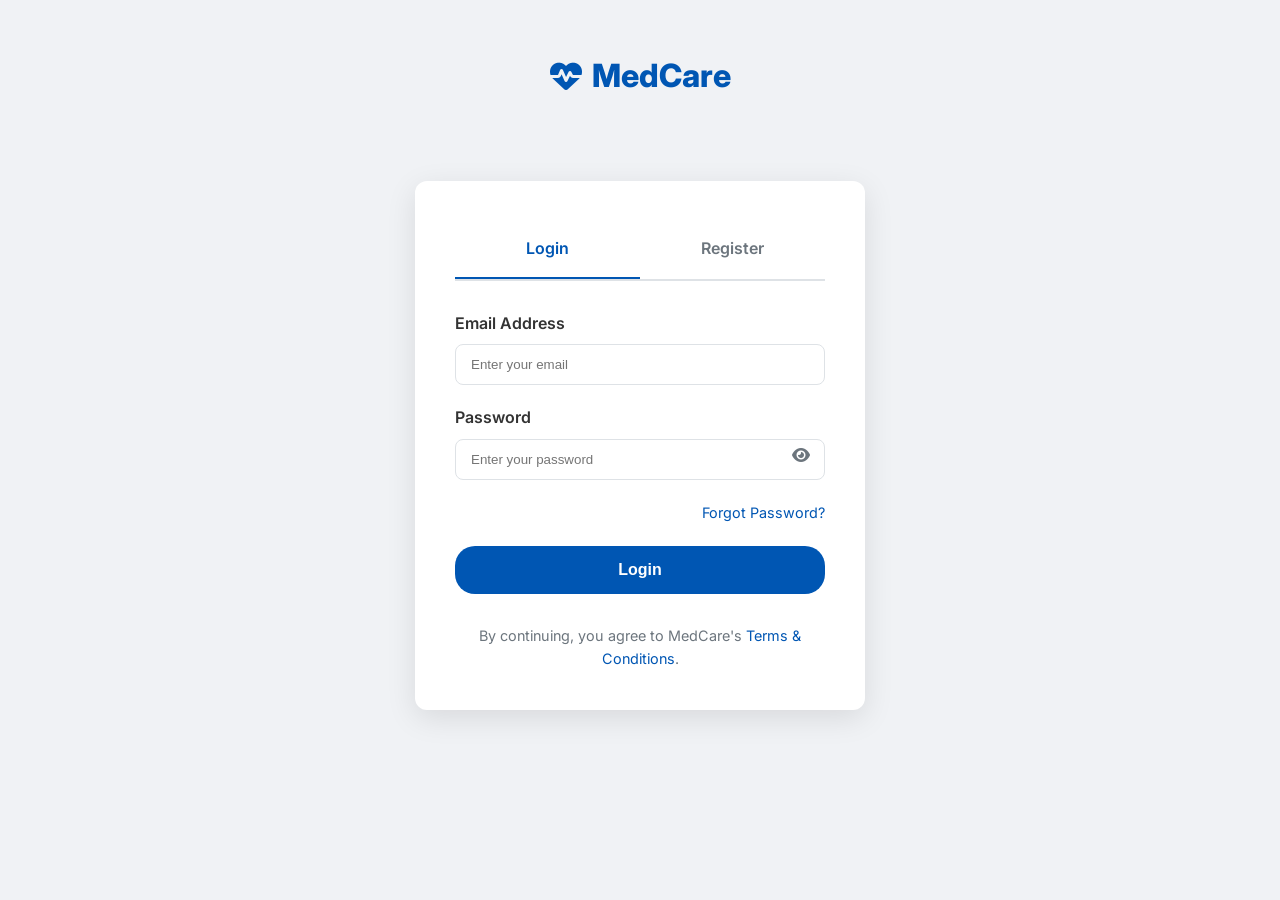
<file: auth.html>
<!DOCTYPE html>
<html lang="en">

<head>
    <meta charset="UTF-8">
    <meta name="viewport" content="width=device-width, initial-scale=1.0">
    <title>Login / Register | MedCare</title>
    <link rel="stylesheet" href="style.css">
    <link rel="stylesheet" href="https://cdnjs.cloudflare.com/ajax/libs/font-awesome/6.4.0/css/all.min.css">
    <style>
        .auth-container {
            max-width: 450px;
            margin: 80px auto;
            background: white;
            padding: 40px;
            border-radius: var(--radius-md);
            box-shadow: var(--shadow-medium);
        }

        .tabs {
            display: flex;
            margin-bottom: 30px;
            border-bottom: 2px solid var(--border-color);
        }

        .tab {
            flex: 1;
            padding: 15px;
            text-align: center;
            cursor: pointer;
            font-weight: 600;
            color: var(--text-muted);
            transition: var(--transition);
        }

        .tab.active {
            color: var(--primary-blue);
            border-bottom: 2px solid var(--primary-blue);
        }

        .form-group {
            margin-bottom: 20px;
            position: relative;
        }

        .form-group input {
            width: 100%;
            padding: 12px 15px;
            border: 1px solid var(--border-color);
            border-radius: var(--radius-sm);
            outline: none;
        }

        .password-toggle {
            position: absolute;
            right: 15px;
            top: 42px;
            cursor: pointer;
            color: var(--text-muted);
        }
    </style>
</head>

<body style="background-color: #f0f2f5;">
    <div class="container">
        <div style="text-align: center; margin-top: 50px;">
            <a href="index.html" class="logo" style="justify-content: center; font-size: 2rem;">
                <i class="fas fa-heartbeat"></i> MedCare
            </a>
        </div>

        <div class="auth-container">
            <div class="tabs">
                <div class="tab active" id="loginTab">Login</div>
                <div class="tab" id="registerTab">Register</div>
            </div>

            <!-- Login Form -->
            <form id="loginForm">
                <div class="form-group">
                    <label style="display: block; margin-bottom: 8px; font-weight: 600;">Email Address</label>
                    <input type="email" placeholder="Enter your email" required>
                </div>
                <div class="form-group">
                    <label style="display: block; margin-bottom: 8px; font-weight: 600;">Password</label>
                    <input type="password" class="password-input" placeholder="Enter your password" required>
                    <i class="fas fa-eye password-toggle"></i>
                </div>
                <div style="text-align: right; margin-bottom: 20px;">
                    <a href="#" style="color: var(--primary-blue); font-size: 0.9rem;">Forgot Password?</a>
                </div>
                <button type="submit" class="btn btn-primary" style="width: 100%; padding: 15px;">Login</button>
            </form>

            <!-- Register Form (Hidden by default) -->
            <form id="registerForm" style="display: none;">
                <div class="form-group">
                    <label style="display: block; margin-bottom: 8px; font-weight: 600;">Full Name</label>
                    <input type="text" placeholder="Enter your name" required>
                </div>
                <div class="form-group">
                    <label style="display: block; margin-bottom: 8px; font-weight: 600;">Email Address</label>
                    <input type="email" placeholder="Enter your email" required>
                </div>
                <div class="form-group">
                    <label style="display: block; margin-bottom: 8px; font-weight: 600;">Password</label>
                    <input type="password" class="password-input" placeholder="Create a password" required>
                    <i class="fas fa-eye password-toggle"></i>
                </div>
                <button type="submit" class="btn btn-primary" style="width: 100%; padding: 15px;">Create
                    Account</button>
            </form>

            <div style="margin-top: 30px; text-align: center; color: var(--text-muted); font-size: 0.9rem;">
                By continuing, you agree to MedCare's <a href="#" style="color: var(--primary-blue);">Terms &
                    Conditions</a>.
            </div>
        </div>
    </div>

    <script>
        document.addEventListener('DOMContentLoaded', () => {
            const loginTab = document.getElementById('loginTab');
            const registerTab = document.getElementById('registerTab');
            const loginForm = document.getElementById('loginForm');
            const registerForm = document.getElementById('registerForm');
            const passwordToggles = document.querySelectorAll('.password-toggle');

            // Tab Switching
            loginTab.addEventListener('click', () => {
                loginTab.classList.add('active');
                registerTab.classList.remove('active');
                loginForm.style.display = 'block';
                registerForm.style.display = 'none';
            });

            registerTab.addEventListener('click', () => {
                registerTab.classList.add('active');
                loginTab.classList.remove('active');
                registerForm.style.display = 'block';
                loginForm.style.display = 'none';
            });

            // Password Show/Hide
            passwordToggles.forEach(toggle => {
                toggle.addEventListener('click', () => {
                    const input = toggle.previousElementSibling;
                    if (input.type === 'password') {
                        input.type = 'text';
                        toggle.classList.replace('fa-eye', 'fa-eye-slash');
                    } else {
                        input.type = 'password';
                        toggle.classList.replace('fa-eye-slash', 'fa-eye');
                    }
                });
            });

            // Dummy Submission
            loginForm.addEventListener('submit', (e) => {
                e.preventDefault();
                alert('Login Successful! Redirecting to home...');
                window.location.href = 'index.html';
            });

            registerForm.addEventListener('submit', (e) => {
                e.preventDefault();
                alert('Registration Successful! Please login to continue.');
                loginTab.click();
            });
        });
    </script>
</body>

</html>
</file>
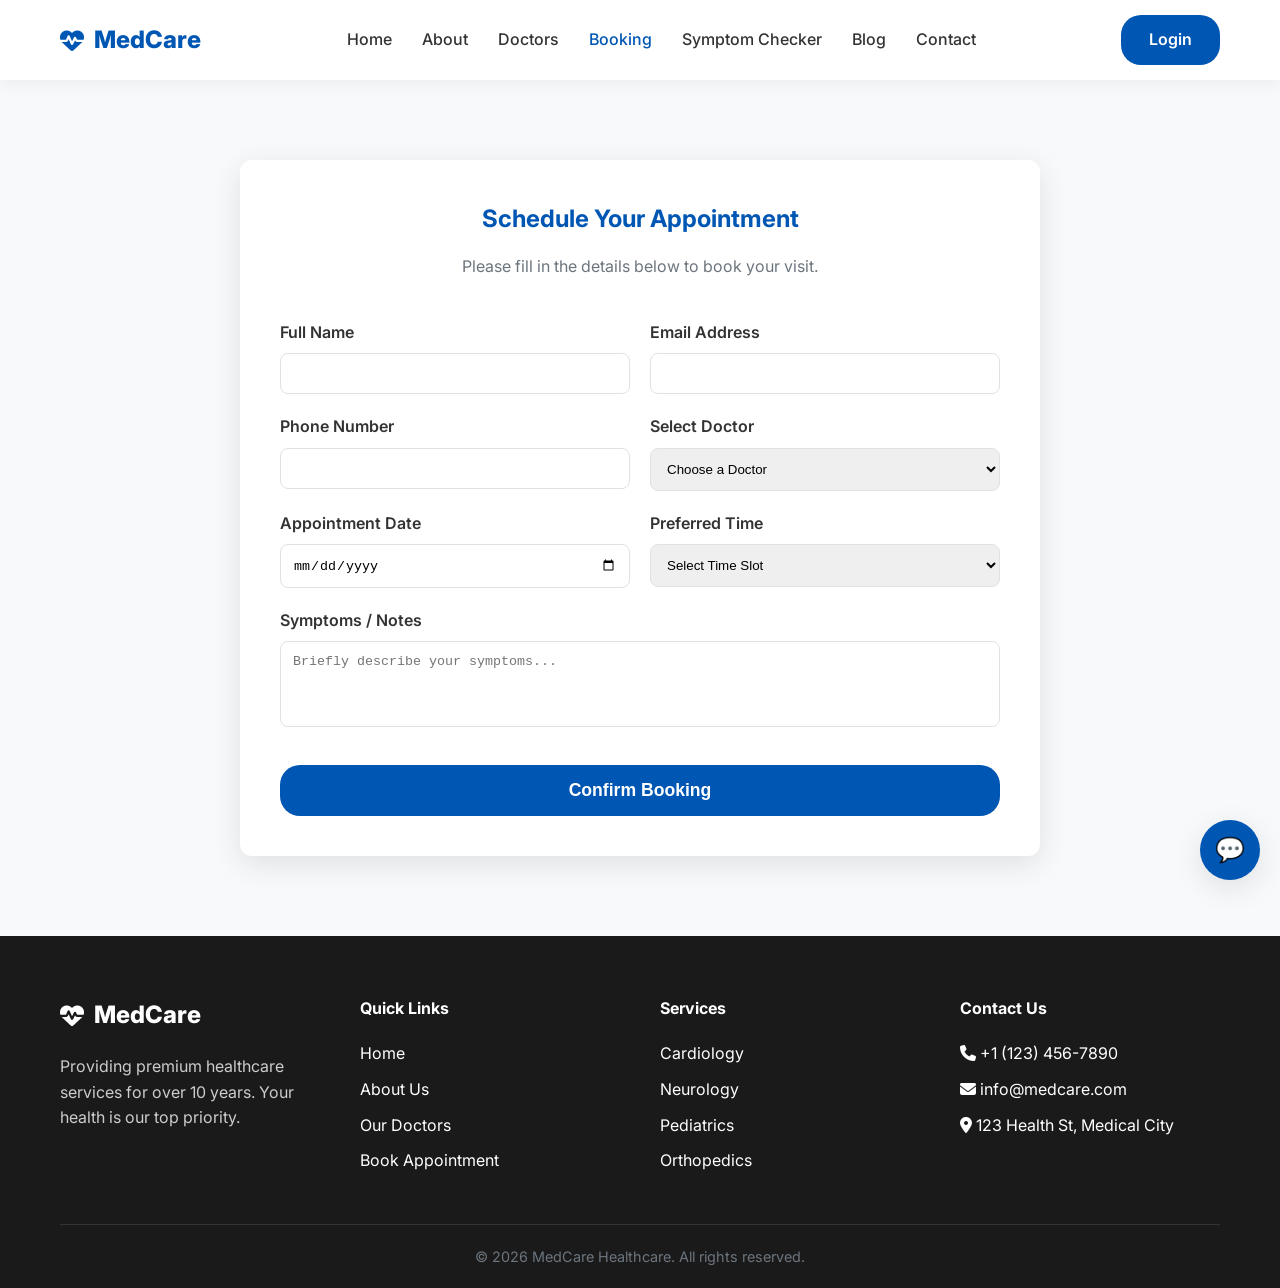
<file: booking.html>
<!DOCTYPE html>
<html lang="en">

<head>
    <meta charset="UTF-8">
    <meta name="viewport" content="width=device-width, initial-scale=1.0">
    <title>Book Appointment | MedCare</title>
    <link rel="stylesheet" href="style.css">
    <link rel="stylesheet" href="https://cdnjs.cloudflare.com/ajax/libs/font-awesome/6.4.0/css/all.min.css">
</head>

<body>
    <header>
        <div class="container">
            <nav>
                <a href="index.html" class="logo">
                    <i class="fas fa-heartbeat"></i> MedCare
                </a>
                <ul class="nav-links">
                    <li><a href="index.html">Home</a></li>
                    <li><a href="about.html">About</a></li>
                    <li><a href="doctors.html">Doctors</a></li>
                    <li><a href="booking.html">Booking</a></li>
                    <li><a href="symptoms.html">Symptom Checker</a></li>
                    <li><a href="blog.html">Blog</a></li>
                    <li><a href="contact.html">Contact</a></li>
                </ul>
                <a href="auth.html" class="btn btn-primary">Login</a>
                <div class="mobile-menu-btn">
                    <i class="fas fa-bars"></i>
                </div>
            </nav>
        </div>
    </header>

    <main>
        <section class="section" style="background: var(--bg-light); min-height: 90vh;">
            <div class="container">
                <div
                    style="max-width: 800px; margin: 0 auto; background: white; padding: 40px; border-radius: var(--radius-md); box-shadow: var(--shadow-medium);">
                    <div style="text-align: center; margin-bottom: 40px;">
                        <h2>Schedule Your Appointment</h2>
                        <p style="color: var(--text-muted);">Please fill in the details below to book your visit.</p>
                    </div>

                    <form id="bookingForm">
                        <div style="display: grid; grid-template-columns: 1fr 1fr; gap: 20px; margin-bottom: 20px;">
                            <div>
                                <label style="display: block; margin-bottom: 8px; font-weight: 600;">Full Name</label>
                                <input type="text" id="name" required
                                    style="width: 100%; padding: 12px; border: 1px solid var(--border-color); border-radius: var(--radius-sm); outline: none;">
                            </div>
                            <div>
                                <label style="display: block; margin-bottom: 8px; font-weight: 600;">Email
                                    Address</label>
                                <input type="email" id="email" required
                                    style="width: 100%; padding: 12px; border: 1px solid var(--border-color); border-radius: var(--radius-sm); outline: none;">
                            </div>
                        </div>

                        <div style="display: grid; grid-template-columns: 1fr 1fr; gap: 20px; margin-bottom: 20px;">
                            <div>
                                <label style="display: block; margin-bottom: 8px; font-weight: 600;">Phone
                                    Number</label>
                                <input type="tel" id="phone" required
                                    style="width: 100%; padding: 12px; border: 1px solid var(--border-color); border-radius: var(--radius-sm); outline: none;">
                            </div>
                            <div>
                                <label style="display: block; margin-bottom: 8px; font-weight: 600;">Select
                                    Doctor</label>
                                <select id="doctor" required
                                    style="width: 100%; padding: 12px; border: 1px solid var(--border-color); border-radius: var(--radius-sm); outline: none;">
                                    <option value="">Choose a Doctor</option>
                                    <option value="Dr. Sarah Johnson">Dr. Sarah Johnson (Cardiologist)</option>
                                    <option value="Dr. Michael Chen">Dr. Michael Chen (Neurologist)</option>
                                    <option value="Dr. Emily White">Dr. Emily White (Pediatrician)</option>
                                    <option value="Dr. Robert Brown">Dr. Robert Brown (Dentist)</option>
                                    <option value="Dr. James Wilson">Dr. James Wilson (Orthopedic)</option>
                                </select>
                            </div>
                        </div>

                        <div style="display: grid; grid-template-columns: 1fr 1fr; gap: 20px; margin-bottom: 20px;">
                            <div>
                                <label style="display: block; margin-bottom: 8px; font-weight: 600;">Appointment
                                    Date</label>
                                <input type="date" id="date" required
                                    style="width: 100%; padding: 12px; border: 1px solid var(--border-color); border-radius: var(--radius-sm); outline: none;">
                            </div>
                            <div>
                                <label style="display: block; margin-bottom: 8px; font-weight: 600;">Preferred
                                    Time</label>
                                <select id="time" required
                                    style="width: 100%; padding: 12px; border: 1px solid var(--border-color); border-radius: var(--radius-sm); outline: none;">
                                    <option value="">Select Time Slot</option>
                                    <option value="09:00 AM">09:00 AM</option>
                                    <option value="10:00 AM">10:00 AM</option>
                                    <option value="11:00 AM">11:00 AM</option>
                                    <option value="01:00 PM">01:00 PM</option>
                                    <option value="02:00 PM">02:00 PM</option>
                                    <option value="03:00 PM">03:00 PM</option>
                                </select>
                            </div>
                        </div>

                        <div style="margin-bottom: 30px;">
                            <label style="display: block; margin-bottom: 8px; font-weight: 600;">Symptoms /
                                Notes</label>
                            <textarea id="symptoms" rows="4"
                                style="width: 100%; padding: 12px; border: 1px solid var(--border-color); border-radius: var(--radius-sm); outline: none; resize: none;"
                                placeholder="Briefly describe your symptoms..."></textarea>
                        </div>

                        <button type="submit" class="btn btn-primary"
                            style="width: 100%; padding: 15px; font-size: 1.1rem;">Confirm Booking</button>
                    </form>
                </div>
            </div>
        </section>
    </main>

    <!-- Success Modal -->
    <div id="successModal"
        style="display: none; position: fixed; top: 0; left: 0; width: 100%; height: 100%; background: rgba(0,0,0,0.5); z-index: 2000; justify-content: center; align-items: center;">
        <div
            style="background: white; padding: 40px; border-radius: var(--radius-md); text-align: center; max-width: 400px; box-shadow: var(--shadow-medium);">
            <i class="fas fa-check-circle"
                style="font-size: 4rem; color: var(--secondary-green); margin-bottom: 20px;"></i>
            <h3>Booking Successful!</h3>
            <p style="color: var(--text-muted); margin: 15px 0;">Your appointment has been scheduled successfully. We
                will send a confirmation email shortly.</p>
            <button onclick="closeModal()" class="btn btn-primary" style="width: 100%;">Close</button>
        </div>
    </div>

    <footer>
        <div class="container">
            <div class="footer-grid">
                <div class="footer-col">
                    <a href="#" class="logo" style="color: white; margin-bottom: 20px;">
                        <i class="fas fa-heartbeat"></i> MedCare
                    </a>
                    <p style="color: #ccc;">Providing premium healthcare services for over 10 years. Your health is our
                        top priority.</p>
                </div>
                <div class="footer-col">
                    <h4>Quick Links</h4>
                    <ul>
                        <li><a href="index.html">Home</a></li>
                        <li><a href="about.html">About Us</a></li>
                        <li><a href="doctors.html">Our Doctors</a></li>
                        <li><a href="booking.html">Book Appointment</a></li>
                    </ul>
                </div>
                <div class="footer-col">
                    <h4>Services</h4>
                    <ul>
                        <li><a href="#">Cardiology</a></li>
                        <li><a href="#">Neurology</a></li>
                        <li><a href="#">Pediatrics</a></li>
                        <li><a href="#">Orthopedics</a></li>
                    </ul>
                </div>
                <div class="footer-col">
                    <h4>Contact Us</h4>
                    <ul>
                        <li><i class="fas fa-phone"></i> +1 (123) 456-7890</li>
                        <li><i class="fas fa-envelope"></i> info@medcare.com</li>
                        <li><i class="fas fa-map-marker-alt"></i> 123 Health St, Medical City</li>
                    </ul>
                </div>
            </div>
            <div class="footer-bottom">
                <p>&copy; 2026 MedCare Healthcare. All rights reserved.</p>
            </div>
        </div>
    </footer>

    <script src="main.js"></script>
    <script>
        document.addEventListener('DOMContentLoaded', () => {
            const bookingForm = document.getElementById('bookingForm');
            const dateInput = document.getElementById('date');
            const modal = document.getElementById('successModal');

            // Set minimum date to today
            const today = new Date().toISOString().split('T')[0];
            dateInput.setAttribute('min', today);

            bookingForm.addEventListener('submit', (e) => {
                e.preventDefault();

                // Get form data
                const bookingData = {
                    name: document.getElementById('name').value,
                    email: document.getElementById('email').value,
                    phone: document.getElementById('phone').value,
                    doctor: document.getElementById('doctor').value,
                    date: document.getElementById('date').value,
                    time: document.getElementById('time').value,
                    symptoms: document.getElementById('symptoms').value,
                    bookingId: 'BK' + Math.floor(Math.random() * 1000000)
                };

                // Store in local storage
                const existingBookings = JSON.parse(localStorage.getItem('medcare_bookings') || '[]');
                existingBookings.push(bookingData);
                localStorage.setItem('medcare_bookings', JSON.stringify(existingBookings));

                // Show success modal
                modal.style.display = 'flex';
                bookingForm.reset();
            });
        });

        function closeModal() {
            document.getElementById('successModal').style.display = 'none';
        }
    </script>
</body>

</html>
</file>
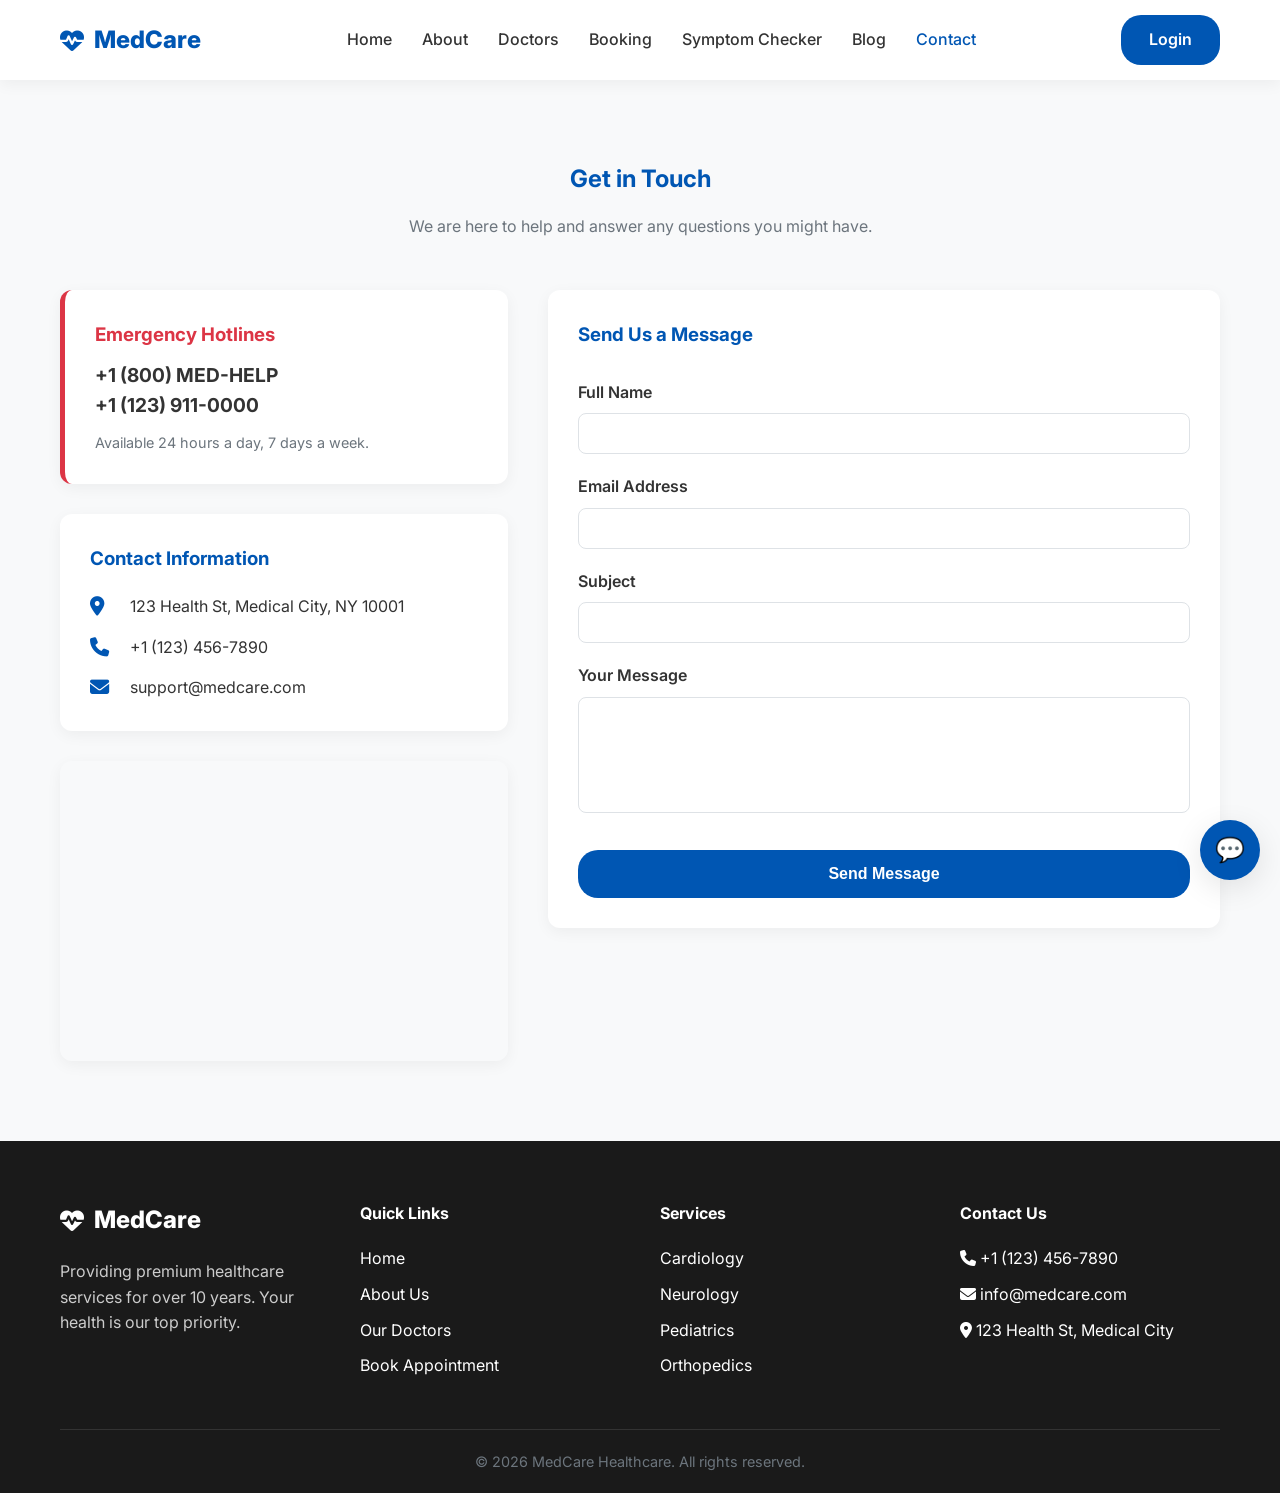
<file: contact.html>
<!DOCTYPE html>
<html lang="en">

<head>
    <meta charset="UTF-8">
    <meta name="viewport" content="width=device-width, initial-scale=1.0">
    <title>Contact Us | MedCare</title>
    <link rel="stylesheet" href="style.css">
    <link rel="stylesheet" href="https://cdnjs.cloudflare.com/ajax/libs/font-awesome/6.4.0/css/all.min.css">
</head>

<body>
    <header>
        <div class="container">
            <nav>
                <a href="index.html" class="logo">
                    <i class="fas fa-heartbeat"></i> MedCare
                </a>
                <ul class="nav-links">
                    <li><a href="index.html">Home</a></li>
                    <li><a href="about.html">About</a></li>
                    <li><a href="doctors.html">Doctors</a></li>
                    <li><a href="booking.html">Booking</a></li>
                    <li><a href="symptoms.html">Symptom Checker</a></li>
                    <li><a href="blog.html">Blog</a></li>
                    <li><a href="contact.html">Contact</a></li>
                </ul>
                <a href="auth.html" class="btn btn-primary">Login</a>
                <div class="mobile-menu-btn">
                    <i class="fas fa-bars"></i>
                </div>
            </nav>
        </div>
    </header>

    <main>
        <section class="section">
            <div class="container">
                <div style="text-align: center; margin-bottom: 50px;">
                    <h2>Get in Touch</h2>
                    <p style="color: var(--text-muted);">We are here to help and answer any questions you might have.
                    </p>
                </div>

                <div style="display: grid; grid-template-columns: 1fr 1.5fr; gap: 40px; align-items: start;">
                    <div style="display: flex; flex-direction: column; gap: 30px;">
                        <div class="card" style="border-left: 5px solid var(--accent-red);">
                            <h3 style="color: var(--accent-red); margin-bottom: 10px;">Emergency Hotlines</h3>
                            <p style="font-size: 1.2rem; font-weight: 700;">+1 (800) MED-HELP</p>
                            <p style="font-size: 1.2rem; font-weight: 700;">+1 (123) 911-0000</p>
                            <p style="color: var(--text-muted); font-size: 0.9rem; margin-top: 10px;">Available 24 hours
                                a day, 7 days a week.</p>
                        </div>

                        <div class="card">
                            <h3 style="margin-bottom: 20px;">Contact Information</h3>
                            <div style="display: flex; align-items: center; gap: 15px; margin-bottom: 15px;">
                                <i class="fas fa-map-marker-alt"
                                    style="color: var(--primary-blue); font-size: 1.2rem; width: 25px;"></i>
                                <span>123 Health St, Medical City, NY 10001</span>
                            </div>
                            <div style="display: flex; align-items: center; gap: 15px; margin-bottom: 15px;">
                                <i class="fas fa-phone"
                                    style="color: var(--primary-blue); font-size: 1.2rem; width: 25px;"></i>
                                <span>+1 (123) 456-7890</span>
                            </div>
                            <div style="display: flex; align-items: center; gap: 15px;">
                                <i class="fas fa-envelope"
                                    style="color: var(--primary-blue); font-size: 1.2rem; width: 25px;"></i>
                                <span>support@medcare.com</span>
                            </div>
                        </div>

                        <div
                            style="border-radius: var(--radius-md); overflow: hidden; height: 300px; box-shadow: var(--shadow-soft);">
                            <iframe
                                src="https://www.google.com/maps/embed?pb=!1m18!1m12!1m3!1d193595.15830869428!2d-74.119763973046!3d40.69766374874431!2m3!1f0!2f0!3f0!3m2!1i1024!2i768!4f13.1!3m3!1m2!1s0x89c24fa5d33f083b%3A0xc80b8f06e177fe62!2sNew%20York%2C%20NY%2C%20USA!5e0!3m2!1sen!2sin!4v1709355000000!5m2!1sen!2sin"
                                width="100%" height="100%" style="border:0;" allowfullscreen="" loading="lazy"></iframe>
                        </div>
                    </div>

                    <div class="card">
                        <h3 style="margin-bottom: 30px;">Send Us a Message</h3>
                        <form id="contactForm">
                            <div style="margin-bottom: 20px;">
                                <label style="display: block; margin-bottom: 8px; font-weight: 600;">Full Name</label>
                                <input type="text" required
                                    style="width: 100%; padding: 12px; border: 1px solid var(--border-color); border-radius: var(--radius-sm); outline: none;">
                            </div>
                            <div style="margin-bottom: 20px;">
                                <label style="display: block; margin-bottom: 8px; font-weight: 600;">Email
                                    Address</label>
                                <input type="email" required
                                    style="width: 100%; padding: 12px; border: 1px solid var(--border-color); border-radius: var(--radius-sm); outline: none;">
                            </div>
                            <div style="margin-bottom: 20px;">
                                <label style="display: block; margin-bottom: 8px; font-weight: 600;">Subject</label>
                                <input type="text" required
                                    style="width: 100%; padding: 12px; border: 1px solid var(--border-color); border-radius: var(--radius-sm); outline: none;">
                            </div>
                            <div style="margin-bottom: 30px;">
                                <label style="display: block; margin-bottom: 8px; font-weight: 600;">Your
                                    Message</label>
                                <textarea rows="6" required
                                    style="width: 100%; padding: 12px; border: 1px solid var(--border-color); border-radius: var(--radius-sm); outline: none; resize: none;"></textarea>
                            </div>
                            <button type="submit" class="btn btn-primary" style="width: 100%; padding: 15px;">Send
                                Message</button>
                        </form>
                    </div>
                </div>
            </div>
        </section>
    </main>

    <footer>
        <div class="container">
            <div class="footer-grid">
                <div class="footer-col">
                    <a href="#" class="logo" style="color: white; margin-bottom: 20px;">
                        <i class="fas fa-heartbeat"></i> MedCare
                    </a>
                    <p style="color: #ccc;">Providing premium healthcare services for over 10 years. Your health is our
                        top priority.</p>
                </div>
                <div class="footer-col">
                    <h4>Quick Links</h4>
                    <ul>
                        <li><a href="index.html">Home</a></li>
                        <li><a href="about.html">About Us</a></li>
                        <li><a href="doctors.html">Our Doctors</a></li>
                        <li><a href="booking.html">Book Appointment</a></li>
                    </ul>
                </div>
                <div class="footer-col">
                    <h4>Services</h4>
                    <ul>
                        <li><a href="#">Cardiology</a></li>
                        <li><a href="#">Neurology</a></li>
                        <li><a href="#">Pediatrics</a></li>
                        <li><a href="#">Orthopedics</a></li>
                    </ul>
                </div>
                <div class="footer-col">
                    <h4>Contact Us</h4>
                    <ul>
                        <li><i class="fas fa-phone"></i> +1 (123) 456-7890</li>
                        <li><i class="fas fa-envelope"></i> info@medcare.com</li>
                        <li><i class="fas fa-map-marker-alt"></i> 123 Health St, Medical City</li>
                    </ul>
                </div>
            </div>
            <div class="footer-bottom">
                <p>&copy; 2026 MedCare Healthcare. All rights reserved.</p>
            </div>
        </div>
    </footer>

    <script src="main.js"></script>
    <script>
        document.getElementById('contactForm').addEventListener('submit', (e) => {
            e.preventDefault();
            alert('Your message has been sent successfully! We will get back to you soon.');
            e.target.reset();
        });
    </script>
</body>

</html>
</file>
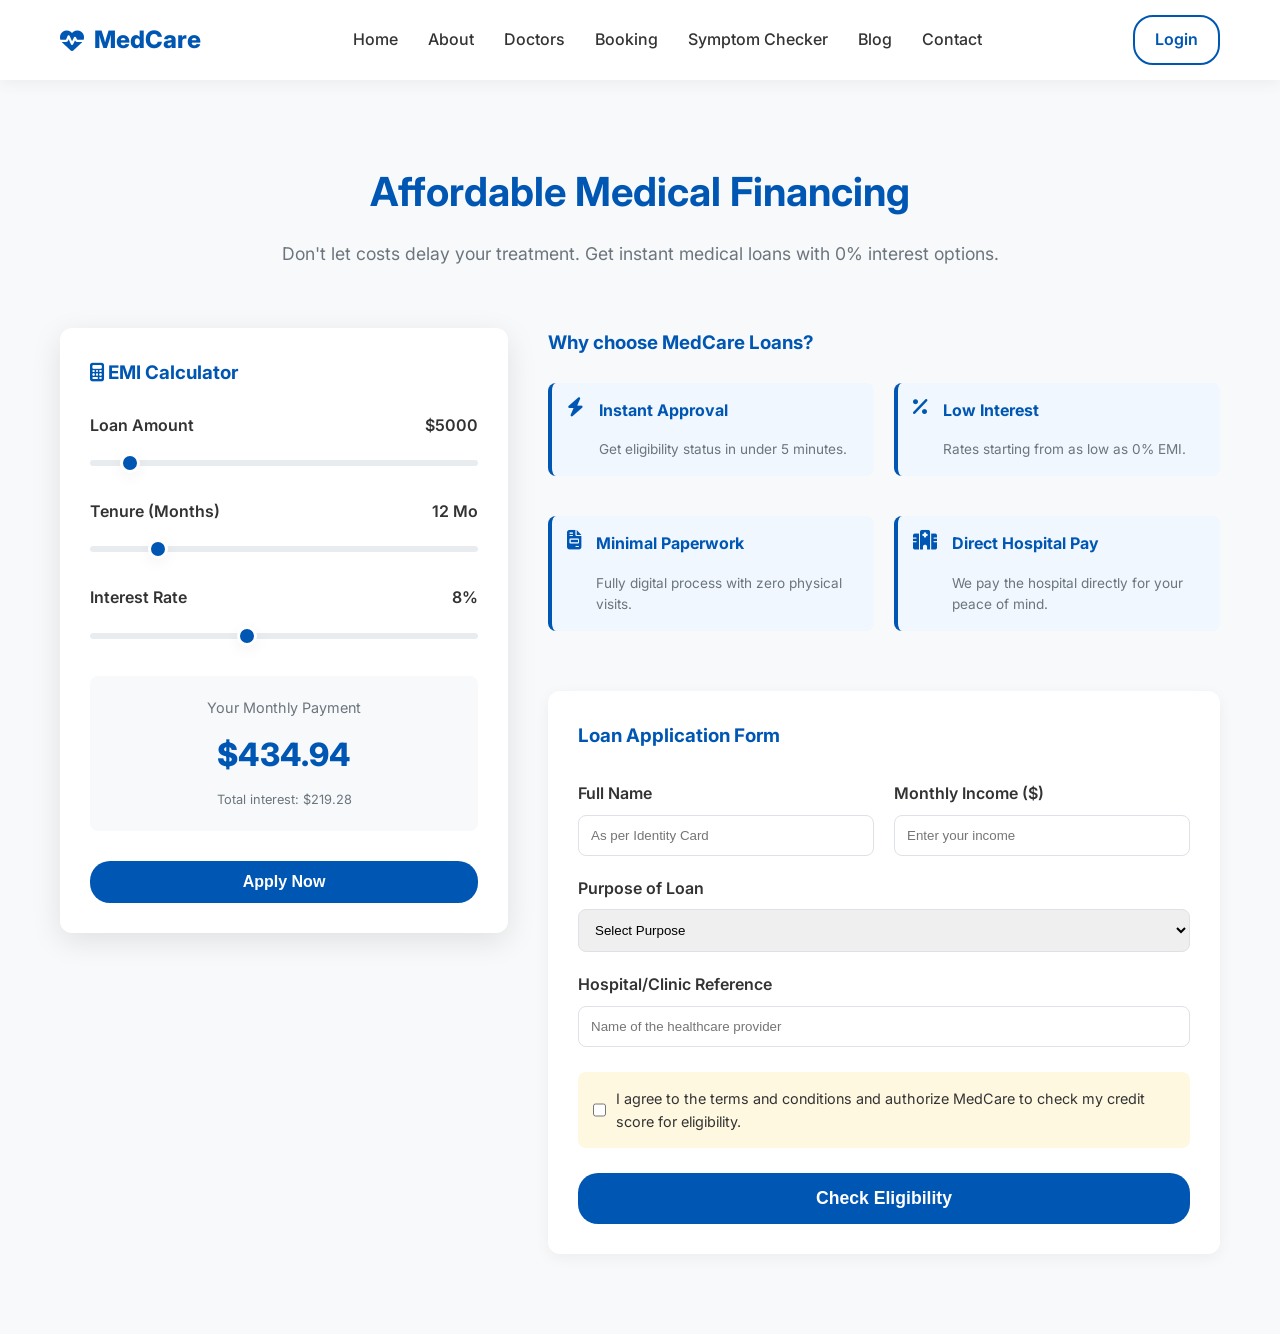
<file: loans.html>
<!DOCTYPE html>
<html lang="en">

<head>
    <meta charset="UTF-8">
    <meta name="viewport" content="width=device-width, initial-scale=1.0">
    <title>Medical Loans | MedCare</title>
    <link rel="stylesheet" href="style.css">
    <link rel="stylesheet" href="https://cdnjs.cloudflare.com/ajax/libs/font-awesome/6.4.0/css/all.min.css">
    <style>
        .loans-container {
            display: grid;
            grid-template-columns: 1fr 1.5fr;
            gap: 40px;
        }

        .calculator-card {
            background: var(--bg-white);
            padding: 30px;
            border-radius: var(--radius-md);
            box-shadow: var(--shadow-medium);
            position: sticky;
            top: 100px;
            height: fit-content;
        }

        .calc-group {
            margin-bottom: 25px;
        }

        .calc-group label {
            display: flex;
            justify-content: space-between;
            margin-bottom: 10px;
            font-weight: 600;
        }

        .calc-group input[type="range"] {
            width: 100%;
            height: 6px;
            background: #e9ecef;
            border-radius: 5px;
            outline: none;
            -webkit-appearance: none;
        }

        .calc-group input[type="range"]::-webkit-slider-thumb {
            -webkit-appearance: none;
            width: 20px;
            height: 20px;
            background: var(--primary-blue);
            border-radius: 50%;
            cursor: pointer;
            border: 3px solid white;
            box-shadow: var(--shadow-soft);
        }

        .result-box {
            background: var(--bg-light);
            padding: 20px;
            border-radius: var(--radius-sm);
            text-align: center;
            margin-top: 30px;
        }

        .emi-value {
            font-size: 2rem;
            font-weight: 800;
            color: var(--primary-blue);
            margin: 10px 0;
        }

        .benefit-card {
            display: flex;
            gap: 15px;
            margin-bottom: 20px;
            padding: 15px;
            background: #f0f7ff;
            border-radius: var(--radius-sm);
            border-left: 4px solid var(--primary-blue);
        }
    </style>
</head>

<body>
    <header>
        <div class="container">
            <nav>
                <a href="index.html" class="logo">
                    <i class="fas fa-heartbeat"></i> MedCare
                </a>
                <ul class="nav-links">
                    <li><a href="index.html">Home</a></li>
                    <li><a href="about.html">About</a></li>
                    <li><a href="doctors.html">Doctors</a></li>
                    <li><a href="booking.html">Booking</a></li>
                    <li><a href="symptoms.html">Symptom Checker</a></li>
                    <li><a href="blog.html">Blog</a></li>
                    <li><a href="contact.html">Contact</a></li>
                </ul>
                <div class="cta-btns" style="display: flex; gap: 10px;">
                    <a href="auth.html" class="btn btn-outline" style="padding: 10px 20px;">Login</a>
                </div>
            </nav>
        </div>
    </header>

    <main class="section">
        <div class="container">
            <div style="text-align: center; margin-bottom: 60px;">
                <h2 style="font-size: 2.5rem;">Affordable Medical Financing</h2>
                <p style="color: var(--text-muted); font-size: 1.1rem;">Don't let costs delay your treatment. Get
                    instant medical loans with 0% interest options.</p>
            </div>

            <div class="loans-container">
                <!-- EMI Calculator -->
                <aside class="calculator-card">
                    <h3 style="margin-bottom: 25px;"><i class="fas fa-calculator"
                            style="color: var(--primary-blue);"></i> EMI Calculator</h3>

                    <div class="calc-group">
                        <label>Loan Amount <span>$<span id="amtVal">5000</span></span></label>
                        <input type="range" id="loanAmount" min="1000" max="50000" step="500" value="5000">
                    </div>

                    <div class="calc-group">
                        <label>Tenure (Months) <span><span id="tenureVal">12</span> Mo</span></label>
                        <input type="range" id="loanTenure" min="3" max="60" step="1" value="12">
                    </div>

                    <div class="calc-group">
                        <label>Interest Rate <span><span id="intVal">8</span>%</span></label>
                        <input type="range" id="loanInterest" min="0" max="20" step="0.5" value="8">
                    </div>

                    <div class="result-box">
                        <p style="font-size: 0.9rem; color: var(--text-muted);">Your Monthly Payment</p>
                        <div class="emi-value" id="emiDisplay">$434.94</div>
                        <p style="font-size: 0.8rem; color: var(--text-muted);">Total interest: <span
                                id="totalIntDisplay">$219.28</span></p>
                    </div>

                    <div style="margin-top: 30px;">
                        <button class="btn btn-primary" style="width: 100%;"
                            onclick="document.getElementById('loanApp').scrollIntoView({behavior: 'smooth'})">Apply
                            Now</button>
                    </div>
                </aside>

                <!-- Info & Application -->
                <div>
                    <h3 style="margin-bottom: 25px;">Why choose MedCare Loans?</h3>
                    <div style="display: grid; grid-template-columns: 1fr 1fr; gap: 20px; margin-bottom: 40px;">
                        <div class="benefit-card">
                            <i class="fas fa-bolt" style="color: var(--primary-blue); font-size: 1.2rem;"></i>
                            <div>
                                <h4 style="font-size: 1rem;">Instant Approval</h4>
                                <p style="font-size: 0.85rem; color: var(--text-muted);">Get eligibility status in under
                                    5 minutes.</p>
                            </div>
                        </div>
                        <div class="benefit-card">
                            <i class="fas fa-percentage" style="color: var(--primary-blue); font-size: 1.2rem;"></i>
                            <div>
                                <h4 style="font-size: 1rem;">Low Interest</h4>
                                <p style="font-size: 0.85rem; color: var(--text-muted);">Rates starting from as low as
                                    0% EMI.</p>
                            </div>
                        </div>
                        <div class="benefit-card">
                            <i class="fas fa-file-invoice" style="color: var(--primary-blue); font-size: 1.2rem;"></i>
                            <div>
                                <h4 style="font-size: 1rem;">Minimal Paperwork</h4>
                                <p style="font-size: 0.85rem; color: var(--text-muted);">Fully digital process with zero
                                    physical visits.</p>
                            </div>
                        </div>
                        <div class="benefit-card">
                            <i class="fas fa-hospital" style="color: var(--primary-blue); font-size: 1.2rem;"></i>
                            <div>
                                <h4 style="font-size: 1rem;">Direct Hospital Pay</h4>
                                <p style="font-size: 0.85rem; color: var(--text-muted);">We pay the hospital directly
                                    for your peace of mind.</p>
                            </div>
                        </div>
                    </div>

                    <div class="card" id="loanApp" style="scroll-margin-top: 100px;">
                        <h3 style="margin-bottom: 30px;">Loan Application Form</h3>
                        <form id="loanForm">
                            <div style="display: grid; grid-template-columns: 1fr 1fr; gap: 20px; margin-bottom: 20px;">
                                <div>
                                    <label style="display: block; margin-bottom: 8px; font-weight: 600;">Full
                                        Name</label>
                                    <input type="text" placeholder="As per Identity Card" required
                                        style="width: 100%; padding: 12px; border: 1px solid var(--border-color); border-radius: var(--radius-sm);">
                                </div>
                                <div>
                                    <label style="display: block; margin-bottom: 8px; font-weight: 600;">Monthly Income
                                        ($)</label>
                                    <input type="number" placeholder="Enter your income" required
                                        style="width: 100%; padding: 12px; border: 1px solid var(--border-color); border-radius: var(--radius-sm);">
                                </div>
                            </div>
                            <div style="margin-bottom: 20px;">
                                <label style="display: block; margin-bottom: 8px; font-weight: 600;">Purpose of
                                    Loan</label>
                                <select required
                                    style="width: 100%; padding: 12px; border: 1px solid var(--border-color); border-radius: var(--radius-sm);">
                                    <option value="">Select Purpose</option>
                                    <option value="surgery">Major Surgery</option>
                                    <option value="maternity">Maternity Care</option>
                                    <option value="emergency">Emergency Treatment</option>
                                    <option value="other">Other Medical Expenses</option>
                                </select>
                            </div>
                            <div style="margin-bottom: 25px;">
                                <label style="display: block; margin-bottom: 8px; font-weight: 600;">Hospital/Clinic
                                    Reference</label>
                                <input type="text" placeholder="Name of the healthcare provider" required
                                    style="width: 100%; padding: 12px; border: 1px solid var(--border-color); border-radius: var(--radius-sm);">
                            </div>
                            <div
                                style="background: #fff8e1; padding: 15px; border-radius: var(--radius-sm); margin-bottom: 25px; font-size: 0.9rem;">
                                <label style="display: flex; gap: 10px; cursor: pointer;">
                                    <input type="checkbox" required>
                                    <span>I agree to the terms and conditions and authorize MedCare to check my credit
                                        score for eligibility.</span>
                                </label>
                            </div>
                            <button type="submit" class="btn btn-primary"
                                style="width: 100%; padding: 15px; font-size: 1.1rem;">Check Eligibility</button>
                        </form>
                    </div>
                </div>
            </div>
        </div>
    </main>

    <script>
        document.addEventListener('DOMContentLoaded', () => {
            const amountInput = document.getElementById('loanAmount');
            const tenureInput = document.getElementById('loanTenure');
            const interestInput = document.getElementById('loanInterest');

            const amtVal = document.getElementById('amtVal');
            const tenureVal = document.getElementById('tenureVal');
            const intVal = document.getElementById('intVal');

            const emiDisplay = document.getElementById('emiDisplay');
            const totalIntDisplay = document.getElementById('totalIntDisplay');

            function calculateEMI() {
                const P = parseFloat(amountInput.value);
                const R = parseFloat(interestInput.value) / 12 / 100;
                const N = parseFloat(tenureInput.value);

                amtVal.textContent = P;
                tenureVal.textContent = N;
                intVal.textContent = interestInput.value;

                let emi = 0;
                if (R === 0) {
                    emi = P / N;
                } else {
                    emi = (P * R * Math.pow(1 + R, N)) / (Math.pow(1 + R, N) - 1);
                }

                const totalPayment = emi * N;
                const totalInterest = totalPayment - P;

                emiDisplay.textContent = `$${emi.toFixed(2)}`;
                totalIntDisplay.textContent = `$${totalInterest.toFixed(2)}`;
            }

            [amountInput, tenureInput, interestInput].forEach(input => {
                input.addEventListener('input', calculateEMI);
            });

            document.getElementById('loanForm').addEventListener('submit', (e) => {
                e.preventDefault();
                const btn = e.target.querySelector('button');
                btn.disabled = true;
                btn.innerHTML = '<i class="fas fa-spinner fa-spin"></i> Checking Eligibility...';

                setTimeout(() => {
                    alert('Congratulations! Based on your initial details, you are eligible for a medical loan up to $25,000. Our representative will contact you shortly to complete the documentation.');
                    btn.disabled = false;
                    btn.textContent = 'Check Eligibility';
                    e.target.reset();
                }, 2000);
            });
        });
    </script>
</body>

</html>
</file>
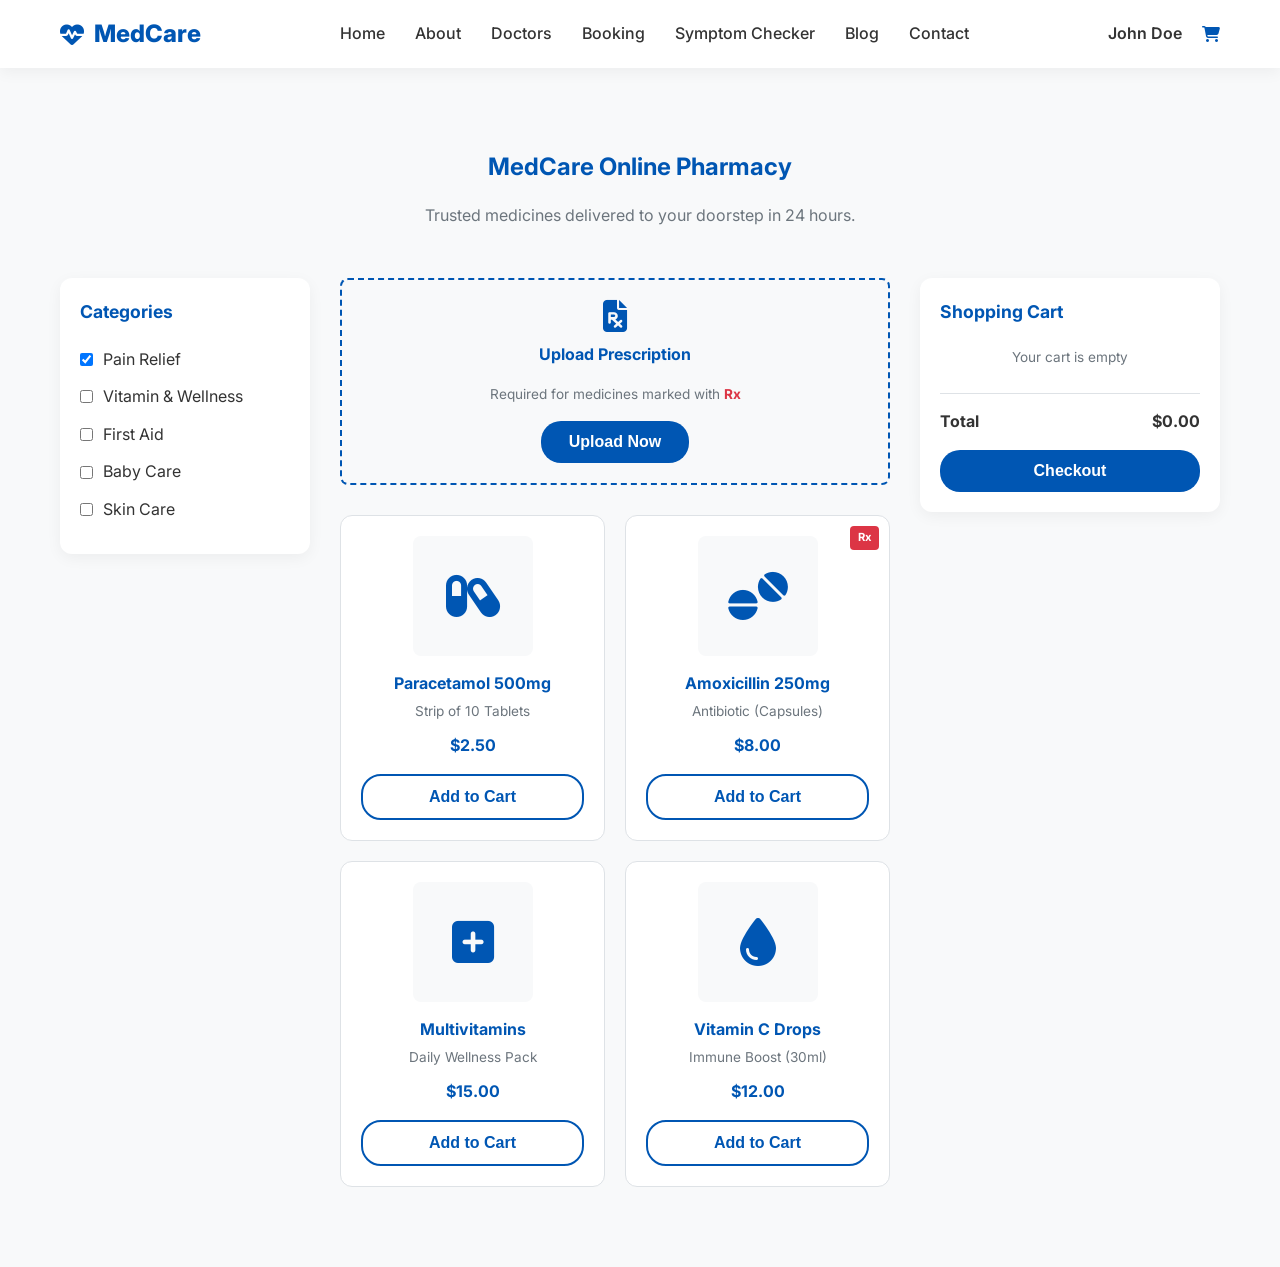
<file: pharmacy.html>
<!DOCTYPE html>
<html lang="en">

<head>
    <meta charset="UTF-8">
    <meta name="viewport" content="width=device-width, initial-scale=1.0">
    <title>Online Pharmacy | MedCare</title>
    <link rel="stylesheet" href="style.css">
    <link rel="stylesheet" href="https://cdnjs.cloudflare.com/ajax/libs/font-awesome/6.4.0/css/all.min.css">
    <style>
        .pharmacy-grid {
            display: grid;
            grid-template-columns: 250px 1fr 300px;
            gap: 30px;
        }

        .filter-sidebar {
            background: white;
            padding: 20px;
            border-radius: var(--radius-md);
            box-shadow: var(--shadow-soft);
            height: fit-content;
        }

        .product-card {
            background: white;
            border-radius: var(--radius-md);
            border: 1px solid var(--border-color);
            padding: 20px;
            text-align: center;
            transition: var(--transition);
            position: relative;
        }

        .product-card:hover {
            box-shadow: var(--shadow-medium);
            transform: translateY(-5px);
        }

        .product-image {
            width: 120px;
            height: 120px;
            background: #f8f9fa;
            border-radius: var(--radius-sm);
            margin: 0 auto 15px;
            display: flex;
            align-items: center;
            justify-content: center;
            color: var(--primary-blue);
            font-size: 3rem;
        }

        .badge-rx {
            position: absolute;
            top: 10px;
            right: 10px;
            background: var(--accent-red);
            color: white;
            font-size: 0.7rem;
            padding: 3px 8px;
            border-radius: 4px;
            font-weight: 700;
        }

        .cart-sidebar {
            background: white;
            padding: 20px;
            border-radius: var(--radius-md);
            box-shadow: var(--shadow-soft);
            height: fit-content;
        }

        .cart-item {
            display: flex;
            justify-content: space-between;
            align-items: center;
            margin-bottom: 15px;
            font-size: 0.9rem;
        }

        .prescription-box {
            background: var(--bg-light);
            border: 2px dashed var(--primary-blue);
            padding: 20px;
            border-radius: var(--radius-sm);
            text-align: center;
            margin-bottom: 30px;
        }
    </style>
</head>

<body>
    <header>
        <div class="container">
            <nav>
                <a href="index.html" class="logo">
                    <i class="fas fa-heartbeat"></i> MedCare
                </a>
                <ul class="nav-links">
                    <li><a href="index.html">Home</a></li>
                    <li><a href="about.html">About</a></li>
                    <li><a href="doctors.html">Doctors</a></li>
                    <li><a href="booking.html">Booking</a></li>
                    <li><a href="symptoms.html">Symptom Checker</a></li>
                    <li><a href="blog.html">Blog</a></li>
                    <li><a href="contact.html">Contact</a></li>
                </ul>
                <div class="user-profile" style="display: flex; align-items: center; gap: 10px;">
                    <span style="font-weight: 600;">John Doe</span>
                    <i class="fas fa-shopping-cart"
                        style="margin-left: 10px; color: var(--primary-blue); cursor: pointer;"></i>
                </div>
            </nav>
        </div>
    </header>

    <main class="section">
        <div class="container">
            <div style="text-align: center; margin-bottom: 50px;">
                <h2>MedCare Online Pharmacy</h2>
                <p style="color: var(--text-muted);">Trusted medicines delivered to your doorstep in 24 hours.</p>
            </div>

            <div class="pharmacy-grid">
                <!-- Sidebar Filters -->
                <aside class="filter-sidebar">
                    <h3 style="font-size: 1.1rem; margin-bottom: 20px;">Categories</h3>
                    <ul style="list-style: none;">
                        <li style="margin-bottom: 12px;"><label
                                style="display: flex; align-items: center; gap: 10px; cursor: pointer;"><input
                                    type="checkbox" checked> Pain Relief</label></li>
                        <li style="margin-bottom: 12px;"><label
                                style="display: flex; align-items: center; gap: 10px; cursor: pointer;"><input
                                    type="checkbox"> Vitamin & Wellness</label></li>
                        <li style="margin-bottom: 12px;"><label
                                style="display: flex; align-items: center; gap: 10px; cursor: pointer;"><input
                                    type="checkbox"> First Aid</label></li>
                        <li style="margin-bottom: 12px;"><label
                                style="display: flex; align-items: center; gap: 10px; cursor: pointer;"><input
                                    type="checkbox"> Baby Care</label></li>
                        <li style="margin-bottom: 12px;"><label
                                style="display: flex; align-items: center; gap: 10px; cursor: pointer;"><input
                                    type="checkbox"> Skin Care</label></li>
                    </ul>
                </aside>

                <!-- Products -->
                <div>
                    <div class="prescription-box">
                        <i class="fas fa-file-prescription"
                            style="font-size: 2rem; color: var(--primary-blue); margin-bottom: 10px;"></i>
                        <h4>Upload Prescription</h4>
                        <p style="font-size: 0.85rem; color: var(--text-muted); margin-bottom: 15px;">Required for
                            medicines marked with <span style="color: var(--accent-red); font-weight: 700;">Rx</span>
                        </p>
                        <input type="file" id="rxUpload" style="display: none;">
                        <button class="btn btn-primary" onclick="document.getElementById('rxUpload').click()">Upload
                            Now</button>
                    </div>

                    <div
                        style="display: grid; grid-template-columns: repeat(auto-fill, minmax(200px, 1fr)); gap: 20px;">
                        <div class="product-card">
                            <div class="product-image"><i class="fas fa-capsules"></i></div>
                            <h4 style="margin-bottom: 5px;">Paracetamol 500mg</h4>
                            <p style="color: var(--text-muted); font-size: 0.85rem; margin-bottom: 10px;">Strip of 10
                                Tablets</p>
                            <p style="font-weight: 700; color: var(--primary-blue);">$2.50</p>
                            <button class="btn btn-outline" style="width: 100%; margin-top: 15px;"
                                onclick="addToCart('Paracetamol', 2.50)">Add to Cart</button>
                        </div>
                        <div class="product-card">
                            <span class="badge-rx">Rx</span>
                            <div class="product-image"><i class="fas fa-tablets"></i></div>
                            <h4 style="margin-bottom: 5px;">Amoxicillin 250mg</h4>
                            <p style="color: var(--text-muted); font-size: 0.85rem; margin-bottom: 10px;">Antibiotic
                                (Capsules)</p>
                            <p style="font-weight: 700; color: var(--primary-blue);">$8.00</p>
                            <button class="btn btn-outline" style="width: 100%; margin-top: 15px;"
                                onclick="addToCart('Amoxicillin', 8.00)">Add to Cart</button>
                        </div>
                        <div class="product-card">
                            <div class="product-image"><i class="fas fa-plus-square"></i></div>
                            <h4 style="margin-bottom: 5px;">Multivitamins</h4>
                            <p style="color: var(--text-muted); font-size: 0.85rem; margin-bottom: 10px;">Daily Wellness
                                Pack</p>
                            <p style="font-weight: 700; color: var(--primary-blue);">$15.00</p>
                            <button class="btn btn-outline" style="width: 100%; margin-top: 15px;"
                                onclick="addToCart('Multivitamins', 15.00)">Add to Cart</button>
                        </div>
                        <div class="product-card">
                            <div class="product-image"><i class="fas fa-tint"></i></div>
                            <h4 style="margin-bottom: 5px;">Vitamin C Drops</h4>
                            <p style="color: var(--text-muted); font-size: 0.85rem; margin-bottom: 10px;">Immune Boost
                                (30ml)</p>
                            <p style="font-weight: 700; color: var(--primary-blue);">$12.00</p>
                            <button class="btn btn-outline" style="width: 100%; margin-top: 15px;"
                                onclick="addToCart('Vitamin C', 12.00)">Add to Cart</button>
                        </div>
                    </div>
                </div>

                <!-- Shopping Cart -->
                <aside class="cart-sidebar">
                    <h3 style="font-size: 1.1rem; margin-bottom: 20px;">Shopping Cart</h3>
                    <div id="cartItems">
                        <p style="color: var(--text-muted); font-size: 0.85rem; text-align: center;">Your cart is empty
                        </p>
                    </div>
                    <div style="margin-top: 25px; border-top: 1px solid var(--border-color); padding-top: 15px;">
                        <div
                            style="display: flex; justify-content: space-between; font-weight: 700; margin-bottom: 15px;">
                            <span>Total</span>
                            <span id="cartTotal">$0.00</span>
                        </div>
                        <button class="btn btn-primary" style="width: 100%;" onclick="checkout()">Checkout</button>
                    </div>
                </aside>
            </div>
        </div>
    </main>

    <script>
        let cart = [];
        const cartItemsEl = document.getElementById('cartItems');
        const cartTotalEl = document.getElementById('cartTotal');

        function addToCart(name, price) {
            cart.push({ name, price });
            updateCart();
        }

        function updateCart() {
            if (cart.length === 0) {
                cartItemsEl.innerHTML = '<p style="color: var(--text-muted); font-size: 0.85rem; text-align: center;">Your cart is empty</p>';
                cartTotalEl.textContent = '$0.00';
                return;
            }

            cartItemsEl.innerHTML = cart.map((item, index) => `
                <div class="cart-item">
                    <span>${item.name}</span>
                    <span>$${item.price.toFixed(2)}</span>
                </div>
            `).join('');

            const total = cart.reduce((sum, item) => sum + item.price, 0);
            cartTotalEl.textContent = `$${total.toFixed(2)}`;
        }

        function checkout() {
            if (cart.length === 0) {
                alert('Please add items to your cart first!');
                return;
            }
            alert('Order placed successfully! Order ID: #MED-' + Math.floor(Math.random() * 10000) + '\nYou will receive a confirmation email soon.');
            cart = [];
            updateCart();
        }

        document.getElementById('rxUpload').addEventListener('change', function () {
            if (this.files && this.files[0]) {
                alert('Prescription uploaded successfully: ' + this.files[0].name + '\nOur pharmacist will verify it within 1 hour.');
            }
        });
    </script>
</body>

</html>
</file>
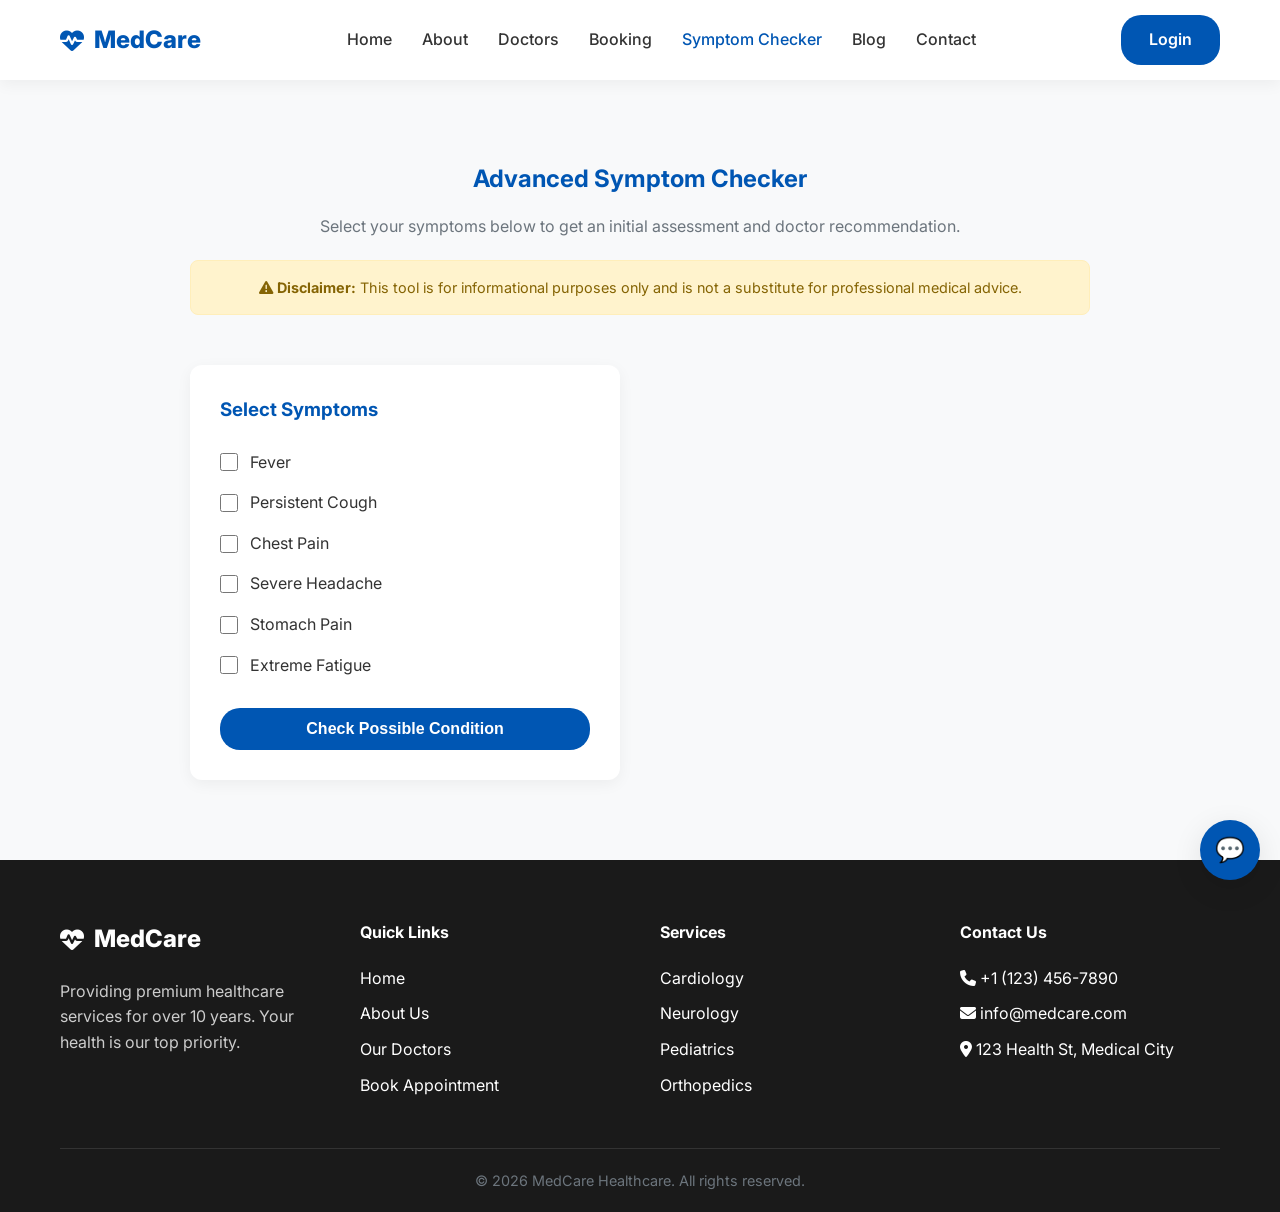
<file: symptoms.html>
<!DOCTYPE html>
<html lang="en">

<head>
    <meta charset="UTF-8">
    <meta name="viewport" content="width=device-width, initial-scale=1.0">
    <title>Symptom Checker | MedCare</title>
    <link rel="stylesheet" href="style.css">
    <link rel="stylesheet" href="https://cdnjs.cloudflare.com/ajax/libs/font-awesome/6.4.0/css/all.min.css">
</head>

<body>
    <header>
        <div class="container">
            <nav>
                <a href="index.html" class="logo">
                    <i class="fas fa-heartbeat"></i> MedCare
                </a>
                <ul class="nav-links">
                    <li><a href="index.html">Home</a></li>
                    <li><a href="about.html">About</a></li>
                    <li><a href="doctors.html">Doctors</a></li>
                    <li><a href="booking.html">Booking</a></li>
                    <li><a href="symptoms.html">Symptom Checker</a></li>
                    <li><a href="blog.html">Blog</a></li>
                    <li><a href="contact.html">Contact</a></li>
                </ul>
                <a href="auth.html" class="btn btn-primary">Login</a>
                <div class="mobile-menu-btn">
                    <i class="fas fa-bars"></i>
                </div>
            </nav>
        </div>
    </header>

    <main>
        <section class="section">
            <div class="container">
                <div style="max-width: 900px; margin: 0 auto;">
                    <div style="text-align: center; margin-bottom: 50px;">
                        <h2>Advanced Symptom Checker</h2>
                        <p style="color: var(--text-muted);">Select your symptoms below to get an initial assessment and
                            doctor recommendation.</p>
                        <div
                            style="background: #fff3cd; color: #856404; padding: 15px; border-radius: var(--radius-sm); margin-top: 20px; font-size: 0.9rem; border: 1px solid #ffeeba;">
                            <i class="fas fa-exclamation-triangle"></i> <strong>Disclaimer:</strong> This tool is for
                            informational purposes only and is not a substitute for professional medical advice.
                        </div>
                    </div>

                    <div style="display: grid; grid-template-columns: 1fr 1fr; gap: 40px;">
                        <div class="card">
                            <h3 style="margin-bottom: 25px;">Select Symptoms</h3>
                            <div id="symptomList" style="display: flex; flex-direction: column; gap: 15px;">
                                <label style="display: flex; align-items: center; gap: 12px; cursor: pointer;">
                                    <input type="checkbox" value="fever" style="width: 18px; height: 18px;">
                                    <span>Fever</span>
                                </label>
                                <label style="display: flex; align-items: center; gap: 12px; cursor: pointer;">
                                    <input type="checkbox" value="cough" style="width: 18px; height: 18px;">
                                    <span>Persistent Cough</span>
                                </label>
                                <label style="display: flex; align-items: center; gap: 12px; cursor: pointer;">
                                    <input type="checkbox" value="chest_pain" style="width: 18px; height: 18px;">
                                    <span>Chest Pain</span>
                                </label>
                                <label style="display: flex; align-items: center; gap: 12px; cursor: pointer;">
                                    <input type="checkbox" value="headache" style="width: 18px; height: 18px;">
                                    <span>Severe Headache</span>
                                </label>
                                <label style="display: flex; align-items: center; gap: 12px; cursor: pointer;">
                                    <input type="checkbox" value="stomach_pain" style="width: 18px; height: 18px;">
                                    <span>Stomach Pain</span>
                                </label>
                                <label style="display: flex; align-items: center; gap: 12px; cursor: pointer;">
                                    <input type="checkbox" value="fatigue" style="width: 18px; height: 18px;">
                                    <span>Extreme Fatigue</span>
                                </label>
                            </div>
                            <button id="checkBtn" class="btn btn-primary" style="width: 100%; margin-top: 30px;">Check
                                Possible Condition</button>
                        </div>

                        <div id="resultArea" class="card" style="display: none; border: 2px solid var(--primary-blue);">
                            <h3 style="margin-bottom: 20px;">Assessment Result</h3>
                            <div id="resultContent">
                                <!-- Dynamic Content -->
                            </div>
                            <div
                                style="margin-top: 25px; padding-top: 20px; border-top: 1px solid var(--border-color);">
                                <a href="booking.html" class="btn btn-secondary"
                                    style="width: 100%; text-align: center;">Book Recommended Specialist</a>
                            </div>
                        </div>
                    </div>
                </div>
            </div>
        </section>
    </main>

    <footer>
        <div class="container">
            <div class="footer-grid">
                <div class="footer-col">
                    <a href="#" class="logo" style="color: white; margin-bottom: 20px;">
                        <i class="fas fa-heartbeat"></i> MedCare
                    </a>
                    <p style="color: #ccc;">Providing premium healthcare services for over 10 years. Your health is our
                        top priority.</p>
                </div>
                <div class="footer-col">
                    <h4>Quick Links</h4>
                    <ul>
                        <li><a href="index.html">Home</a></li>
                        <li><a href="about.html">About Us</a></li>
                        <li><a href="doctors.html">Our Doctors</a></li>
                        <li><a href="booking.html">Book Appointment</a></li>
                    </ul>
                </div>
                <div class="footer-col">
                    <h4>Services</h4>
                    <ul>
                        <li><a href="#">Cardiology</a></li>
                        <li><a href="#">Neurology</a></li>
                        <li><a href="#">Pediatrics</a></li>
                        <li><a href="#">Orthopedics</a></li>
                    </ul>
                </div>
                <div class="footer-col">
                    <h4>Contact Us</h4>
                    <ul>
                        <li><i class="fas fa-phone"></i> +1 (123) 456-7890</li>
                        <li><i class="fas fa-envelope"></i> info@medcare.com</li>
                        <li><i class="fas fa-map-marker-alt"></i> 123 Health St, Medical City</li>
                    </ul>
                </div>
            </div>
            <div class="footer-bottom">
                <p>&copy; 2026 MedCare Healthcare. All rights reserved.</p>
            </div>
        </div>
    </footer>

    <script src="main.js"></script>
    <script>
        document.addEventListener('DOMContentLoaded', () => {
            const checkBtn = document.getElementById('checkBtn');
            const resultArea = document.getElementById('resultArea');
            const resultContent = document.getElementById('resultContent');

            checkBtn.addEventListener('click', () => {
                const selected = Array.from(document.querySelectorAll('#symptomList input:checked')).map(cb => cb.value);

                if (selected.length === 0) {
                    alert('Please select at least one symptom.');
                    return;
                }

                let assessment = '';
                let condition = '';
                let suggestion = '';
                let isEmergency = false;

                if (selected.includes('chest_pain')) {
                    condition = 'Possible Cardiac or Respiratory Issue';
                    suggestion = 'Cardiologist';
                    assessment = 'Chest pain requires immediate medical attention to rule out serious conditions.';
                    isEmergency = true;
                } else if (selected.includes('fever') && selected.includes('cough')) {
                    condition = 'Possible Viral Infection (Flu/COVID-19)';
                    suggestion = 'General Physician';
                    assessment = 'The combination of fever and cough is often associated with common respiratory infections.';
                } else if (selected.includes('headache')) {
                    condition = 'Possible Migraine or Tension Headache';
                    suggestion = 'Neurologist';
                    assessment = 'Persistent or severe headaches should be evaluated by a specialist.';
                } else if (selected.includes('stomach_pain')) {
                    condition = 'Possible Gastrointestinal Issue';
                    suggestion = 'Gastroenterologist';
                    assessment = 'Abdominal pain can stem from various causes ranging from indigestion to appendicitis.';
                } else {
                    condition = 'General Malaise';
                    suggestion = 'General Physician';
                    assessment = 'Your symptoms are non-specific. A general check-up is recommended.';
                }

                resultArea.style.display = 'block';
                resultArea.style.borderColor = isEmergency ? 'var(--accent-red)' : 'var(--primary-blue)';

                resultContent.innerHTML = `
                    <div style="margin-bottom: 15px;">
                        <span style="font-size: 0.9rem; color: var(--text-muted); text-transform: uppercase; font-weight: 600;">Condition:</span>
                        <p style="font-weight: 700; color: ${isEmergency ? 'var(--accent-red)' : 'var(--primary-blue)'}; font-size: 1.2rem;">${condition}</p>
                    </div>
                    <div style="margin-bottom: 15px;">
                        <span style="font-size: 0.9rem; color: var(--text-muted); text-transform: uppercase; font-weight: 600;">Recommended Specialist:</span>
                        <p style="font-weight: 700; color: var(--secondary-green); font-size: 1.1rem;">${suggestion}</p>
                    </div>
                    <div>
                        <span style="font-size: 0.9rem; color: var(--text-muted); text-transform: uppercase; font-weight: 600;">Analysis:</span>
                        <p>${assessment}</p>
                    </div>
                    ${isEmergency ? `
                        <div style="margin-top: 15px; background: #f8d7da; color: #721c24; padding: 10px; border-radius: var(--radius-sm); font-weight: 600;">
                            <i class="fas fa-phone-alt"></i> EMERGENCY DETECTED: PLEASE CALL OUR 24/7 HELPLINE OR VISIT ER IMMEDIATELY.
                        </div>
                    ` : ''}
                `;

                resultArea.scrollIntoView({ behavior: 'smooth' });
            });
        });
    </script>
</body>

</html>
</file>
<file: style.css>
@import url('https://fonts.googleapis.com/css2?family=Inter:wght@300;400;500;600;700&display=swap');

:root {
    --primary-blue: #0056b3;
    --primary-blue-hover: #004494;
    --secondary-green: #28a745;
    --secondary-green-hover: #218838;
    --accent-red: #dc3545;
    --bg-light: #f8f9fa;
    --bg-white: #ffffff;
    --text-dark: #333333;
    --text-muted: #6c757d;
    --border-color: #dee2e6;
    --shadow-soft: 0 4px 15px rgba(0, 0, 0, 0.05);
    --shadow-medium: 0 8px 30px rgba(0, 0, 0, 0.1);
    --radius-sm: 8px;
    --radius-md: 12px;
    --radius-lg: 20px;
    --transition: all 0.3s ease;
}

* {
    margin: 0;
    padding: 0;
    box-sizing: border-box;
}

body {
    font-family: 'Inter', sans-serif;
    background-color: var(--bg-light);
    color: var(--text-dark);
    line-height: 1.6;
    overflow-x: hidden;
}

/* Typography */
h1, h2, h3, h4, h5, h6 {
    font-weight: 700;
    color: var(--primary-blue);
    margin-bottom: 1rem;
}

a {
    text-decoration: none;
    color: inherit;
    transition: var(--transition);
}

ul {
    list-style: none;
}

/* Buttons */
.btn {
    display: inline-block;
    padding: 12px 28px;
    border-radius: var(--radius-lg);
    font-weight: 600;
    cursor: pointer;
    transition: var(--transition);
    border: none;
    font-size: 1rem;
}

.btn-primary {
    background-color: var(--primary-blue);
    color: white;
}

.btn-primary:hover {
    background-color: var(--primary-blue-hover);
    transform: translateY(-2px);
    box-shadow: var(--shadow-medium);
}

.btn-secondary {
    background-color: var(--secondary-green);
    color: white;
}

.btn-secondary:hover {
    background-color: var(--secondary-green-hover);
    transform: translateY(-2px);
    box-shadow: var(--shadow-medium);
}

.btn-outline {
    background-color: transparent;
    border: 2px solid var(--primary-blue);
    color: var(--primary-blue);
}

.btn-outline:hover {
    background-color: var(--primary-blue);
    color: white;
}

/* Containers */
.container {
    max-width: 1200px;
    margin: 0 auto;
    padding: 0 20px;
}

.section {
    padding: 80px 0;
}

/* Header & Nav */
header {
    background-color: var(--bg-white);
    box-shadow: var(--shadow-soft);
    position: sticky;
    top: 0;
    z-index: 1000;
}

nav {
    display: flex;
    justify-content: space-between;
    align-items: center;
    padding: 15px 0;
}

.logo {
    display: flex;
    align-items: center;
    gap: 10px;
    font-size: 1.5rem;
    font-weight: 800;
    color: var(--primary-blue);
}

.nav-links {
    display: flex;
    gap: 30px;
}

.nav-links a {
    font-weight: 500;
    color: var(--text-dark);
}

.nav-links a:hover, .nav-links a.active {
    color: var(--primary-blue);
}

.mobile-menu-btn {
    display: none;
    font-size: 1.5rem;
    cursor: pointer;
}

/* Card Styling */
.card {
    background: var(--bg-white);
    border-radius: var(--radius-md);
    padding: 30px;
    box-shadow: var(--shadow-soft);
    transition: var(--transition);
}

.card:hover {
    transform: translateY(-10px);
    box-shadow: var(--shadow-medium);
}

/* Footer */
footer {
    background-color: #1a1a1a;
    color: white;
    padding: 60px 0 20px;
}

.footer-grid {
    display: grid;
    grid-template-columns: repeat(auto-fit, minmax(200px, 1fr));
    gap: 40px;
    margin-bottom: 40px;
}

.footer-col h4 {
    color: white;
    margin-bottom: 20px;
}

.footer-col ul li {
    margin-bottom: 10px;
}

.footer-col ul li a:hover {
    color: var(--secondary-green);
}

.footer-bottom {
    text-align: center;
    padding-top: 20px;
    border-top: 1px solid #333;
    font-size: 0.9rem;
    color: var(--text-muted);
}

/* Responsive */
@media (max-width: 992px) {
    .nav-links {
        display: none;
    }
    .mobile-menu-btn {
        display: block;
    }
}
</file>
